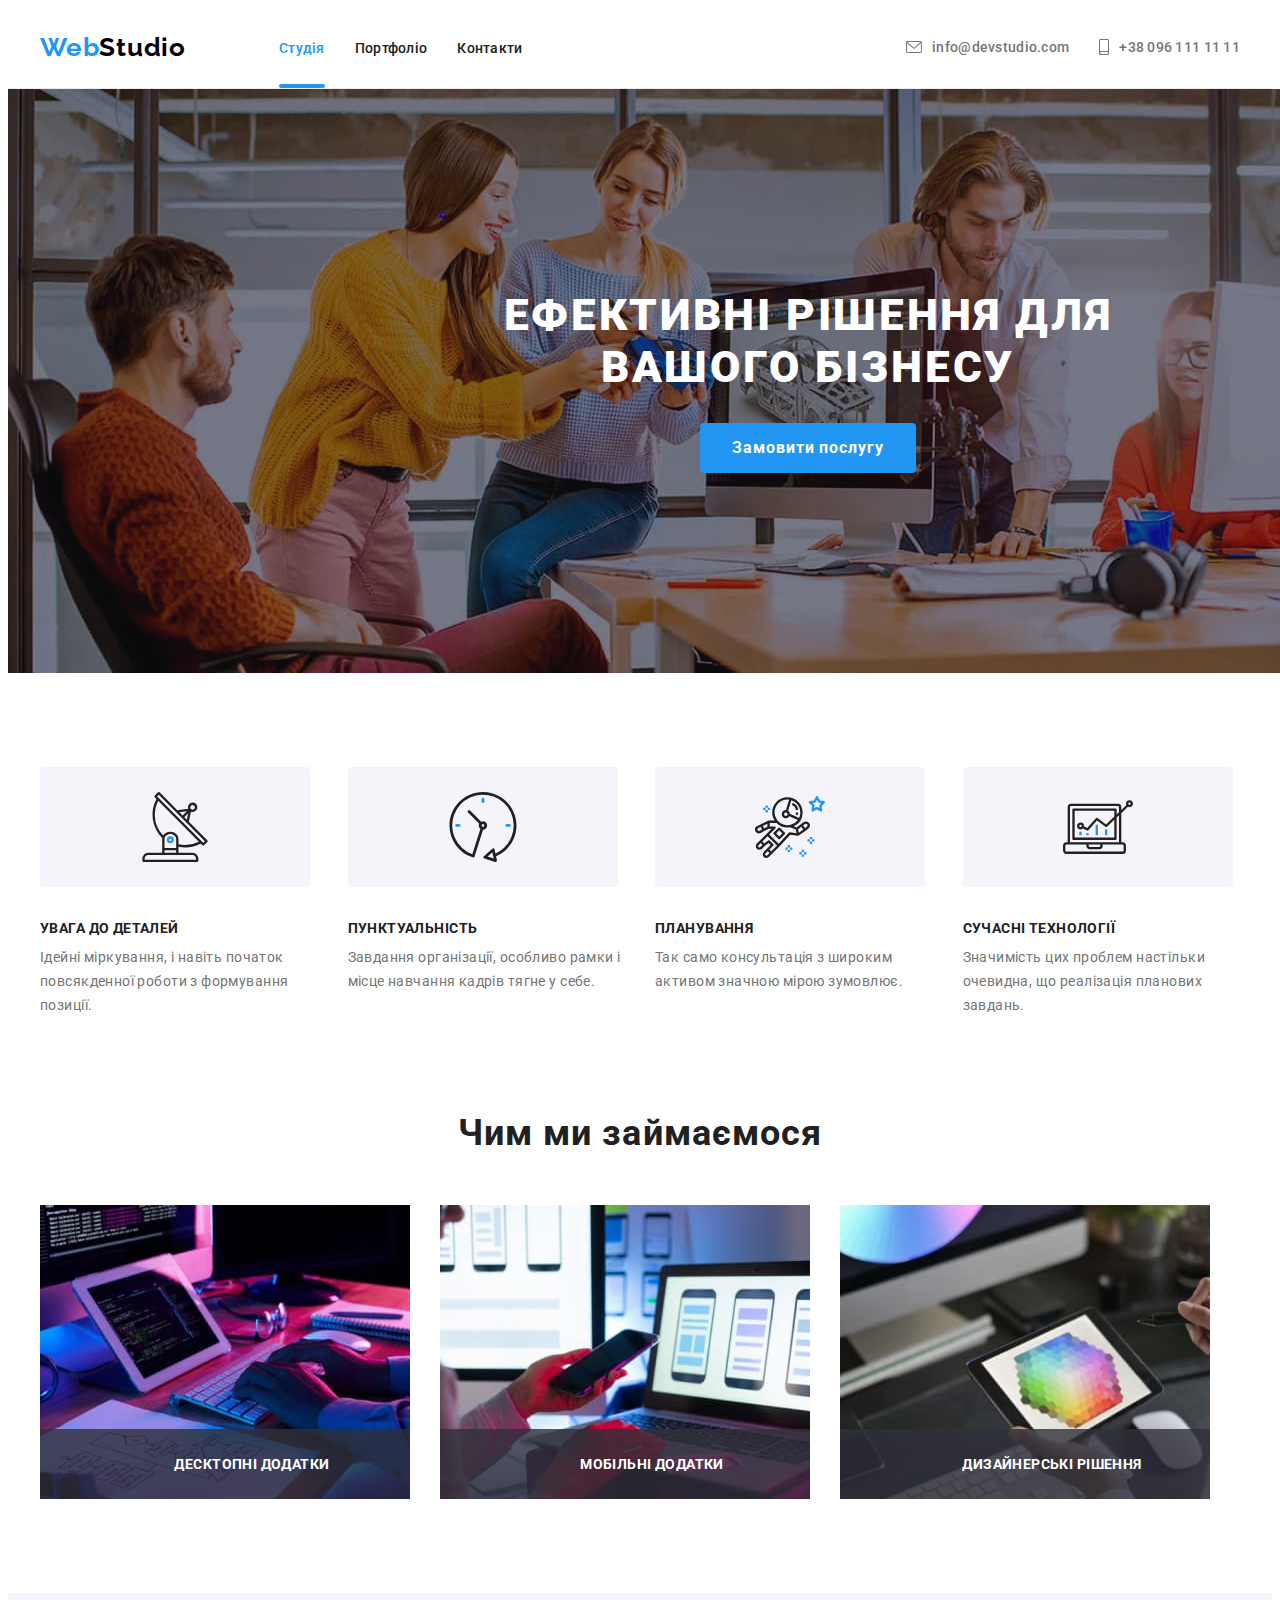
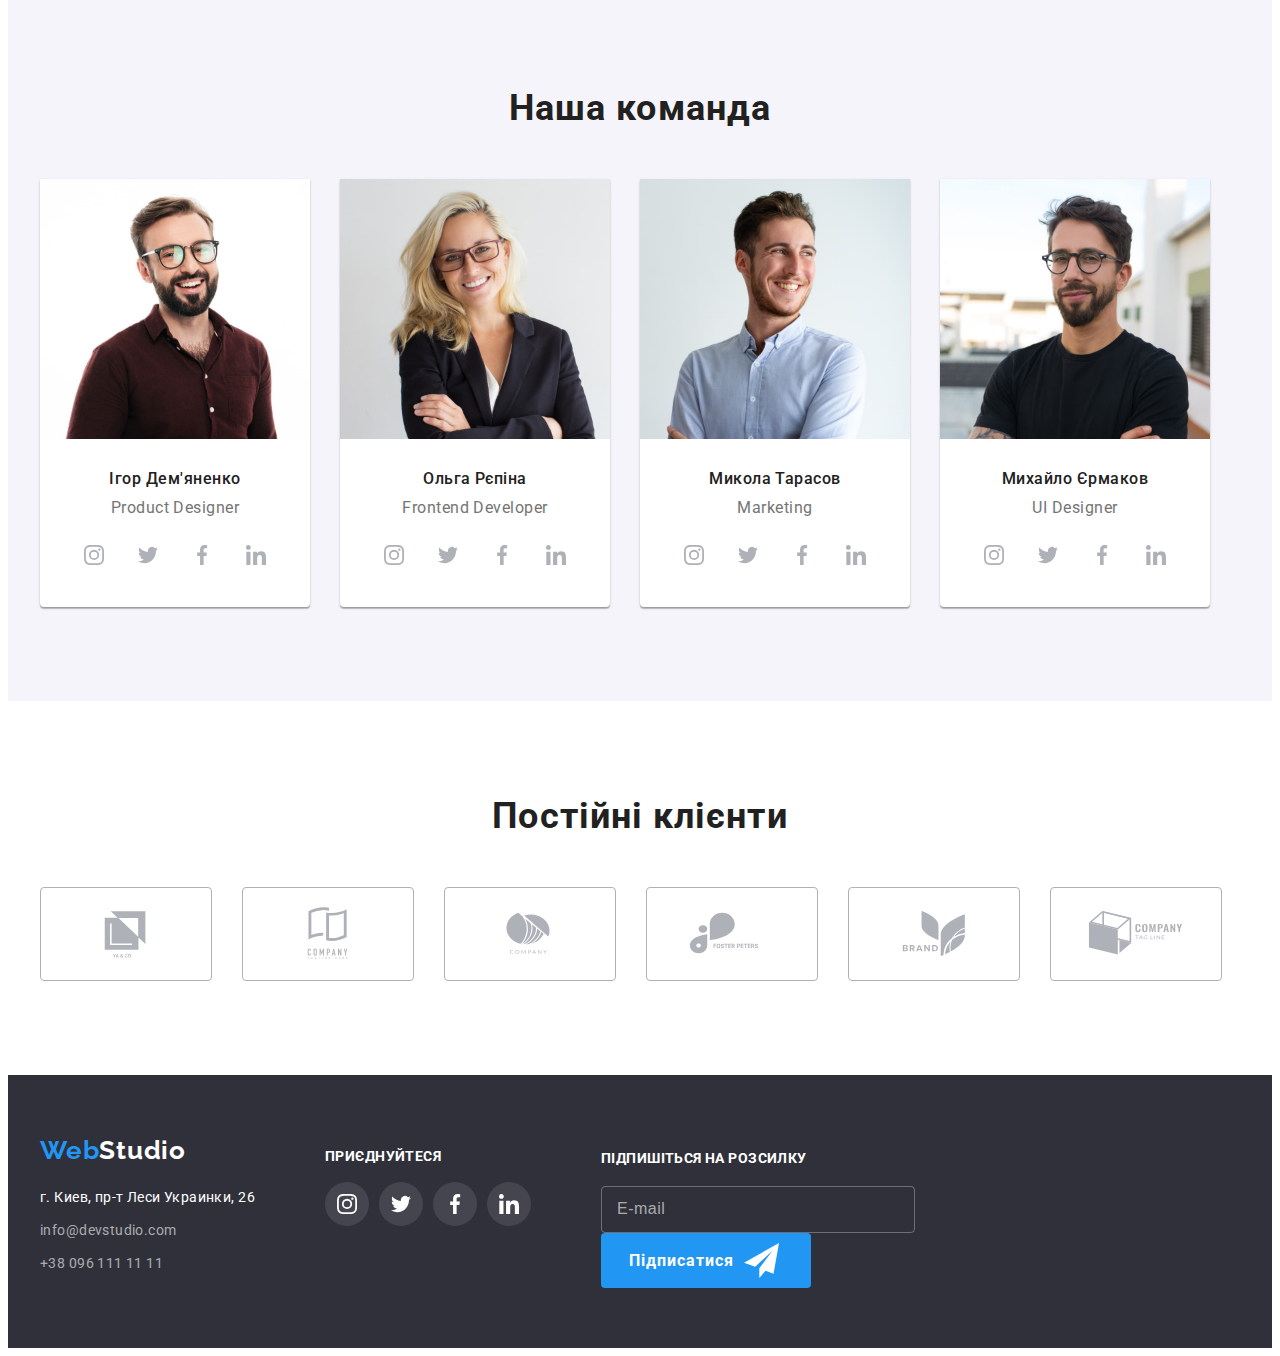
<file: index.html>
<!DOCTYPE html>
<html lang="uk">
  <head>
    <meta charset="UTF-8" />
    <meta http-equiv="X-UA-Compatible" content="IE=edge" />
    <meta name="viewport" content="width=device-width, initial-scale=1.0" />
    <title>Moroz-WS</title>
    <link rel="preconnect" href="https://fonts.googleapis.com" />
    <link rel="preconnect" href="https://fonts.gstatic.com" crossorigin />
    <link
      href="https://fonts.googleapis.com/css2?family=Raleway:wght@700&family=Roboto:wght@300;400;500;700;900&display=swap"
      rel="stylesheet"
    />
    <link
      rel="stylesheet"
      href="https://cdnjs.cloudflare.com/ajax/libs/modern-normalize/1.1.0/modern-normalize.min.css"
      integrity="sha512-wpPYUAdjBVSE4KJnH1VR1HeZfpl1ub8YT/NKx4PuQ5NmX2tKuGu6U/JRp5y+Y8XG2tV+wKQpNHVUX03MfMFn9Q=="
      crossorigin="anonymous"
      referrerpolicy="no-referrer"
    />
    <link
      rel="stylesheet"
      href="https://cdnjs.cloudflare.com/ajax/libs/animate.css/4.1.1/animate.min.css"
    />
    <link rel="stylesheet" href="./css/style.css" />
  </head>
  <body>
    <header class="header">
      <div class="container header-container">
        <nav class="header-nav">
          <a class="header-logo link" href="./index.html"
            >Web<span class="header-logos">Studio</span></a
          >
          <ul class="nav-list list">
            <li class="header-item animate__animated animate__bounce">
              <a class="header-link nav-link link current" href="./index.html"
                >Студія</a
              >
            </li>
            <li class="header-item">
              <a class="header-link nav-link link" href="./portfolio.html"
                >Портфоліо</a
              >
            </li>
            <li class="header-item">
              <a class="header-link nav-link link" href="#">Контакти</a>
            </li>
          </ul>
        </nav>
        <ul class="header-conntact">
          <li class="header-item">
            <a class="header-mail link" href="mailto:info@devstudio.com"
              ><svg class="header-mail-konvert" width="16" hight="12">
                <use
                  href="./images/symbol-defs.svg#icon-konvert-mail"
                ></use></svg
              >info@devstudio.com</a
            >
          </li>
          <li class="header-item">
            <a class="header-tel link" href="tel:+380961111111"
              ><svg class="header-icon-phon" width="10" hight="16">
                <use href="./images/symbol-defs.svg#icon-smartphone"></use></svg
              >+38 096 111 11 11</a
            >
          </li>
        </ul>
      </div>
    </header>
    <main>
      <section class="solution">
        <div class="container solution-container">
          <h1 class="solution-business animate__animated animate__heartBeat">
            Ефективні рішення для вашого бізнесу
          </h1>
          <button class="solution-btn" type="button" data-modal-open>
            Замовити послугу
          </button>
        </div>
      </section>
      <section class="special">
        <div class="container">
          <h2 class="visually-hidden">Чим ми особливі</h2>
          <ul class="solution-list list">
            <li class="special-item">
              <div class="special-icon-container">
                <svg class="special-icon" width="270" hight="120">
                  <use
                    href="./images/symbol-defs.svg#icon-special-gr-antena"
                  ></use>
                </svg>
                <h3 class="solution-top-tex list">увага до деталей</h3>
                <p class="solution-bottom-tex">
                  Ідейні міркування, і навіть початок повсякденної роботи з
                  формування позиції.
                </p>
              </div>
            </li>
            <li class="special-item">
              <div class="special-icon-container">
                <svg class="special-icon" width="270" hight="120">
                  <use
                    href="./images/symbol-defs.svg#icon-special-gr-clock"
                  ></use>
                </svg>
                <h3 class="solution-top-tex list">пунктуальність</h3>
                <p class="solution-bottom-tex">
                  Завдання організації, особливо рамки і місце навчання кадрів
                  тягне у себе.
                </p>
              </div>
            </li>
            <li class="special-item">
              <div class="special-icon-container">
                <svg class="special-icon" width="270" hight="120">
                  <use
                    href="./images/symbol-defs.svg#icon-special-gr-kosmonavt"
                  ></use>
                </svg>
                <h3 class="solution-top-tex list">планування</h3>
                <p class="solution-bottom-tex">
                  Так само консультація з широким активом значною мірою
                  зумовлює.
                </p>
              </div>
            </li>
            <li class="special-item">
              <div class="special-icon-container">
                <svg class="special-icon" width="270" hight="120">
                  <use href="./images/symbol-defs.svg#icon-special-gr-tv"></use>
                </svg>
                <h3 class="solution-top-tex list">сучасні технології</h3>
                <p class="solution-bottom-tex">
                  Значимість цих проблем настільки очевидна, що реалізація
                  планових завдань.
                </p>
              </div>
            </li>
          </ul>
        </div>
      </section>
      <section class="what">
        <div class="container">
          <h2 class="what-doing">Чим ми займаємося</h2>
          <ul class="what-list list">
            <li class="what-item">
              <div class="what-img-text">
                <img
                  class="what-img"
                  src="./images/bloc-chmu-zaima1.jpg"
                  alt="Набір коду та клавіатура"
                  width="370"
                  height="294"
                />
                <p class="what-card-text">Десктопні додатки</p>
              </div>
            </li>
            <li class="what-item">
              <div class="what-img-text">
                <img
                  class="what-img"
                  src="./images/bloc-chmu-zaima2.jpg"
                  alt="Телефон та ноутбук"
                  width="370"
                  height="294"
                />
                <p class="what-card-text">Мобільні додатки</p>
              </div>
            </li>
            <li class="what-item">
              <div class="what-img-text">
                <img
                  class="what-img"
                  src="./images/bloc-chmu-zaima3.jpg"
                  alt="Різнокольорова картинка на планшеті"
                  width="370"
                  height="294"
                />
                <p class="what-card-text">Дизайнерські рішення</p>
              </div>
            </li>
          </ul>
        </div>
      </section>
      <section class="team">
        <div class="container">
          <h2 class="team-our">Наша команда</h2>
          <ul class="team-list list">
            <li class="team-item">
              <img
                class="team-img"
                src="./images/bloc-komanda1.jpg"
                alt="Ігор Дем'яненко"
                width="270"
                height="260"
              />
              <h3 class="team-top-text">Ігор Дем'яненко</h3>
              <p class="team-bottom-text">Product Designer</p>
              <ul class="team-list-soc">
                <li class="team-item-soc">
                  <a class="team-soc-link" href="">
                    <svg class="team-soc-icon" width="20" hight="20">
                      <use
                        href="./images/symbol-defs.svg#icon-team-gr-insta"
                      ></use>
                    </svg>
                  </a>
                </li>
                <li class="team-item-soc">
                  <a class="team-soc-link" href=""
                    ><svg class="team-soc-icon" width="20" hight="20">
                      <use
                        href="./images/symbol-defs.svg#icon-team-gr-twitter"
                      ></use>
                    </svg>
                  </a>
                </li>
                <li class="team-item-soc">
                  <a class="team-soc-link" href=""
                    ><svg class="team-soc-icon" width="20" hight="20">
                      <use
                        href="./images/symbol-defs.svg#icon-team-gr-fb"
                      ></use>
                    </svg>
                  </a>
                </li>
                <li class="team-item-soc">
                  <a class="team-soc-link" href=""
                    ><svg class="team-soc-icon" width="20" hight="20">
                      <use
                        href="./images/symbol-defs.svg#icon-team-gr-linkedin"
                      ></use>
                    </svg>
                  </a>
                </li>
              </ul>
            </li>
            <li class="team-item">
              <img
                class="team-img"
                src="./images/bloc-komanda2.jpg"
                alt="Ольга Рєпіна"
                width="270"
                height="260"
              />
              <h3 class="team-top-text">Ольга Рєпіна</h3>
              <p class="team-bottom-text">Frontend Developer</p>
              <ul class="team-list-soc">
                <li class="team-item-soc">
                  <a class="team-soc-link" href="">
                    <svg class="team-soc-icon" width="20" hight="20">
                      <use
                        href="./images/symbol-defs.svg#icon-team-gr-insta"
                      ></use>
                    </svg>
                  </a>
                </li>
                <li class="team-item-soc">
                  <a class="team-soc-link" href=""
                    ><svg class="team-soc-icon" width="20" hight="20">
                      <use
                        href="./images/symbol-defs.svg#icon-team-gr-twitter"
                      ></use>
                    </svg>
                  </a>
                </li>
                <li class="team-item-soc">
                  <a class="team-soc-link" href=""
                    ><svg class="team-soc-icon" width="20" hight="20">
                      <use
                        href="./images/symbol-defs.svg#icon-team-gr-fb"
                      ></use>
                    </svg>
                  </a>
                </li>
                <li class="team-item-soc">
                  <a class="team-soc-link" href=""
                    ><svg class="team-soc-icon" width="20" hight="20">
                      <use
                        href="./images/symbol-defs.svg#icon-team-gr-linkedin"
                      ></use>
                    </svg>
                  </a>
                </li>
              </ul>
            </li>
            <li class="team-item">
              <img
                class="team-img"
                src="./images/bloc-komanda3.jpg"
                alt="Микола Тарасов"
                width="270"
                height="260"
              />
              <h3 class="team-top-text">Микола Тарасов</h3>
              <p class="team-bottom-text">Marketing</p>
              <ul class="team-list-soc">
                <li class="team-item-soc">
                  <a class="team-soc-link" href="">
                    <svg class="team-soc-icon" width="20" hight="20">
                      <use
                        href="./images/symbol-defs.svg#icon-team-gr-insta"
                      ></use>
                    </svg>
                  </a>
                </li>
                <li class="team-item-soc">
                  <a class="team-soc-link" href=""
                    ><svg class="team-soc-icon" width="20" hight="20">
                      <use
                        href="./images/symbol-defs.svg#icon-team-gr-twitter"
                      ></use>
                    </svg>
                  </a>
                </li>
                <li class="team-item-soc">
                  <a class="team-soc-link" href=""
                    ><svg class="team-soc-icon" width="20" hight="20">
                      <use
                        href="./images/symbol-defs.svg#icon-team-gr-fb"
                      ></use>
                    </svg>
                  </a>
                </li>
                <li class="team-item-soc">
                  <a class="team-soc-link" href=""
                    ><svg class="team-soc-icon" width="20" hight="20">
                      <use
                        href="./images/symbol-defs.svg#icon-team-gr-linkedin"
                      ></use>
                    </svg>
                  </a>
                </li>
              </ul>
            </li>
            <li class="team-item">
              <img
                class="team-img"
                src="./images/bloc-komanda4.jpg"
                alt="Михайло Єрмаков"
                width="270"
                height="260"
              />
              <h3 class="team-top-text">Михайло Єрмаков</h3>
              <p class="team-bottom-text">UI Designer</p>
              <ul class="team-list-soc">
                <li class="team-item-soc">
                  <a class="team-soc-link" href="">
                    <svg class="team-soc-icon" width="20" hight="20">
                      <use
                        href="./images/symbol-defs.svg#icon-team-gr-insta"
                      ></use>
                    </svg>
                  </a>
                </li>
                <li class="team-item-soc">
                  <a class="team-soc-link" href=""
                    ><svg class="team-soc-icon" width="20" hight="20">
                      <use
                        href="./images/symbol-defs.svg#icon-team-gr-twitter"
                      ></use>
                    </svg>
                  </a>
                </li>
                <li class="team-item-soc">
                  <a class="team-soc-link" href=""
                    ><svg class="team-soc-icon" width="20" hight="20">
                      <use
                        href="./images/symbol-defs.svg#icon-team-gr-fb"
                      ></use>
                    </svg>
                  </a>
                </li>
                <li class="team-item-soc">
                  <a class="team-soc-link" href=""
                    ><svg class="team-soc-icon" width="20" hight="20">
                      <use
                        href="./images/symbol-defs.svg#icon-team-gr-linkedin"
                      ></use>
                    </svg>
                  </a>
                </li>
              </ul>
            </li>
          </ul>
        </div>
      </section>
      <section class="regular-client">
        <div class="container">
          <h3 class="regular-top-text">Постійні клієнти</h3>
          <ul class="regular-list">
            <li class="regular-item">
              <a class="regular-link" href=""
                ><svg class="regular-icon" width="106" hight="60">
                  <use
                    href="./images/symbol-defs.svg#icon-regular-client-1"
                  ></use>
                </svg>
              </a>
            </li>
            <li class="regular-item">
              <a class="regular-link" href=""
                ><svg class="regular-icon" width="106" hight="60">
                  <use
                    href="./images/symbol-defs.svg#icon-regular-client-2"
                  ></use>
                </svg>
              </a>
            </li>
            <li class="regular-item">
              <a class="regular-link" href=""
                ><svg class="regular-icon" width="106" hight="60">
                  <use
                    href="./images/symbol-defs.svg#icon-regular-client-3"
                  ></use>
                </svg>
              </a>
            </li>
            <li class="regular-item">
              <a class="regular-link" href=""
                ><svg class="regular-icon" width="106" hight="60">
                  <use
                    href="./images/symbol-defs.svg#icon-regular-client-4"
                  ></use>
                </svg>
              </a>
            </li>
            <li class="regular-item">
              <a class="regular-link" href=""
                ><svg class="regular-icon" width="106" hight="60">
                  <use
                    href="./images/symbol-defs.svg#icon-regular-client-5"
                  ></use>
                </svg>
              </a>
            </li>
            <li class="regular-item">
              <a class="regular-link" href=""
                ><svg class="regular-icon" width="106" hight="60">
                  <use
                    href="./images/symbol-defs.svg#icon-regular-client-6"
                  ></use>
                </svg>
              </a>
            </li>
          </ul>
        </div>
      </section>
    </main>
    <footer class="footer">
      <div class="container footer-container">
        <div class="footer-address">
          <a class="footer-logo footer-box link" href="./index.html"
            >Web<span class="footer-logos">Studio</span></a
          >
          <address>
            <ul class="footer-list list">
              <li class="footer-iteam">
                <a
                  class="footer-maps link"
                  href="https://goo.gl/maps/CPtrU1FHBa2aNyZL9"
                  target="_blank"
                  rel="noopener noreferrer nofollow"
                  >г. Киев, пр-т Леси Украинки, 26</a
                >
              </li>
              <li class="footer-iteam">
                <a class="footer-mail link" href="mailto:info@devstudio.com"
                  >info@devstudio.com</a
                >
              </li>
              <li class="footer-item">
                <a class="footer-tel link" href="tel:+380961111111"
                  >+38 096 111 11 11</a
                >
              </li>
            </ul>
          </address>
        </div>
        <div class="footer-container-soc">
          <p class="footer-soc">приєднуйтеся</p>
          <ul class="footer-list-soc">
            <li class="footer-item-soc">
              <a class="footer-soc-link" href=""
                ><svg class="footer-soc-icon" width="20" hight="20">
                  <use href="./images/symbol-defs.svg#icon-team-gr-insta"></use>
                </svg>
              </a>
            </li>
            <li class="footer-item-soc">
              <a class="footer-soc-link" href="#"
                ><svg class="footer-soc-icon" width="20" hight="20">
                  <use
                    href="./images/symbol-defs.svg#icon-team-gr-twitter"
                  ></use>
                </svg>
              </a>
            </li>
            <li class="footer-item-soc">
              <a class="footer-soc-link" href="#"
                ><svg class="footer-soc-icon" width="20" hight="20">
                  <use href="./images/symbol-defs.svg#icon-team-gr-fb"></use>
                </svg>
              </a>
            </li>
            <li class="footer-item-soc">
              <a class="footer-soc-link" href="#"
                ><svg class="footer-soc-icon" width="20" hight="20">
                  <use
                    href="./images/symbol-defs.svg#icon-team-gr-linkedin"
                  ></use>
                </svg>
              </a>
            </li>
          </ul>
        </div>
        <div class="footer-container-subscribe">
          <p class="online-text-top">Підпишіться на розсилку</p>
          <form>
            <label>
              <input
                type="email"
                class="online-email"
                name="user-email"
                placeholder="E-mail"
              />
            </label>
            <button class="subscribe-btn" type="submit">
              Підписатися<svg
                class="footer-subscribe-icon"
                width="24"
                hight="24"
              >
                <use href="./images/symbol-defs.svg#icon-litachok"></use>
              </svg>
            </button>
          </form>
        </div>
      </div>
    </footer>
    <div class="backdrop is-hidden" data-modal>
      <div class="modal">
        <button type="button" class="modal-btn" data-modal-close>
          <svg class="modal-close-icon" width="11" height="11">
            <use href="./images/symbol-defs.svg#icon-xrestuk"></use>
          </svg>
        </button>
        <p class="modal-text">Залиште свої дані, ми вам передзвонимо</p>
        <form>
          <label>
            <span class="modal-label-text">Ім'я</span>
            <span class="input-wrap"
              ><input
                type="text"
                class="modal-input"
                name="user-name"
                required
              /><svg class="modal-input-icon" width="18" height="18">
                <use href="./images/symbol-defs.svg#icon-person-mod"></use>
              </svg>
              <span class="modal-label-text">Телефон</span>
              <input type="tel" class="modal-input" name="user-tel" required />
              <svg class="modal-input-icon" width="18" height="18">
                <use href="./images/symbol-defs.svg#icon-phone-mod"></use>
              </svg>
              <span class="modal-label-text">Пошта</span>
              <input
                type="email"
                class="modal-input"
                name="user-email"
                required
              />
              <svg class="modal-input-icon" width="18" height="18">
                <use href="./images/symbol-defs.svg#icon-email-mod"></use>
              </svg>
            </span>
          </label>
          <label for="user-text" class="modal-label-text">Коментар</label>
          <textarea
            name="user-text"
            id="user-text"
            class="modal-commet"
            placeholder="Введіть текст"
          >
          </textarea>
          <div class="modal-field">
            <input
              type="checkbox"
              class="input-check visually-hidden"
              name="privacy"
              value="true"
              id="privacy"
            />
            <label for="privacy" class="check-text">
              <span>
                <svg class="check-icon" width="11" hight="8">
                  <use href="./images/symbol-defs.svg#icon-white-modal"></use>
                </svg>
              </span>
              <ul class="nav-list list">
                <li class="header-item">
                  Погоджуюся з розсилкою та приймаю
                  <a class="current-modal" href="#">Умови договору </a>
                </li>
              </ul>
            </label>
          </div>
          <button class="modal-submit-btn" type="submit">Відправити</button>
        </form>
      </div>
    </div>
    <script src="./js/modal.js"></script>
  </body>
</html>
</file>
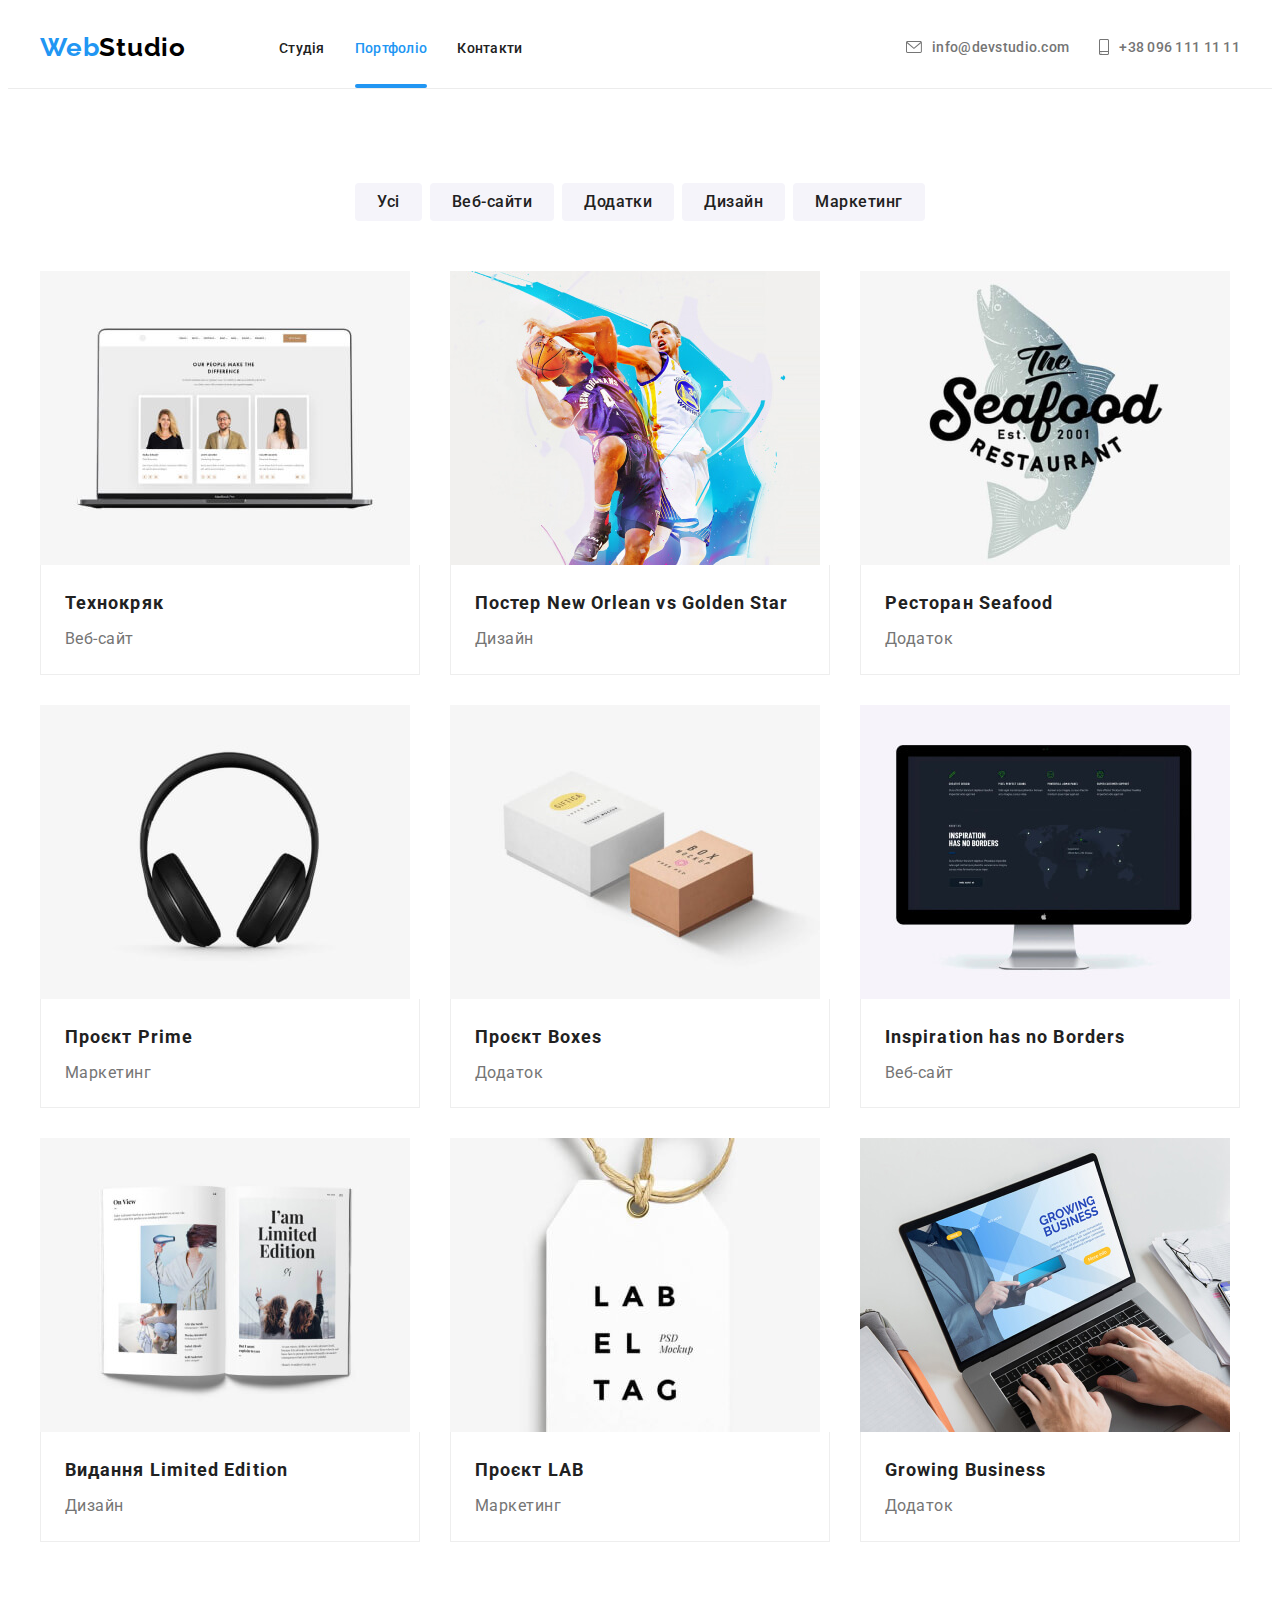
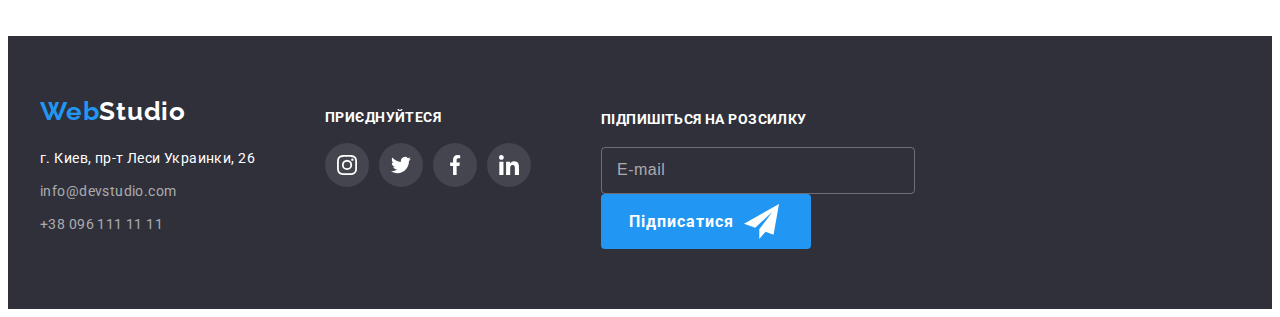
<file: portfolio.html>
<!DOCTYPE html>
<html lang="uk">
  <head>
    <meta charset="UTF-8" />
    <meta http-equiv="X-UA-Compatible" content="IE=edge" />
    <meta name="viewport" content="width=device-width, initial-scale=1.0" />
    <title>Moroz-WS-portfolio</title>
    <link rel="preconnect" href="https://fonts.googleapis.com" />
    <link rel="preconnect" href="https://fonts.gstatic.com" crossorigin />
    <link
      href="https://fonts.googleapis.com/css2?family=Raleway:wght@700&family=Roboto:wght@300;400;500;700;900&display=swap"
      rel="stylesheet"
    />
    <link
      rel="stylesheet"
      href="https://cdnjs.cloudflare.com/ajax/libs/modern-normalize/1.1.0/modern-normalize.min.css"
      integrity="sha512-wpPYUAdjBVSE4KJnH1VR1HeZfpl1ub8YT/NKx4PuQ5NmX2tKuGu6U/JRp5y+Y8XG2tV+wKQpNHVUX03MfMFn9Q=="
      crossorigin="anonymous"
      referrerpolicy="no-referrer"
    />
    <link
      rel="stylesheet"
      href="https://cdnjs.cloudflare.com/ajax/libs/animate.css/4.1.1/animate.min.css"
    />
    <link rel="stylesheet" href="./css/style.css" />
  </head>
  <body>
    <header class="header">
      <div class="container header-container">
        <nav class="header-nav">
          <a class="header-logo link" href="./index.html"
            >Web<span class="header-logos">Studio</span></a
          >
          <ul class="nav-list list">
            <li class="header-item">
              <a class="header-link nav-link link" href="./index.html"
                >Студія</a
              >
            </li>
            <li class="header-item animate__animated animate__bounce">
              <a
                class="header-link nav-link link current"
                href="./portfolio.html"
                >Портфоліо</a
              >
            </li>
            <li class="header-item">
              <a class="header-link nav-link link" href="#">Контакти</a>
            </li>
          </ul>
        </nav>
        <ul class="header-conntact">
          <li class="header-item">
            <a class="header-mail link" href="mailto:info@devstudio.com"
              ><svg class="header-mail-konvert" width="16" hight="12">
                <use
                  href="./images/symbol-defs.svg#icon-konvert-mail"
                ></use></svg
              >info@devstudio.com</a
            >
          </li>
          <li class="header-item">
            <a class="header-tel link" href="tel:+380961111111"
              ><svg class="header-icon-phon" width="10" hight="16">
                <use href="./images/symbol-defs.svg#icon-smartphone"></use></svg
              >+38 096 111 11 11</a
            >
          </li>
        </ul>
      </div>
    </header>
    <main>
      <section class="app">
        <div class="container app-container">
          <h2 class="visually-hidden">Наші роботи</h2>
          <ul class="app-list list">
            <li class="app-item">
              <button class="app-btn" type="button">Усі</button>
            </li>
            <li class="app-item">
              <button class="app-btn" type="button">Веб-сайти</button>
            </li>
            <li class="app-item">
              <button class="app-btn" type="button">Додатки</button>
            </li>
            <li class="app-item">
              <button class="app-btn" type="button">Дизайн</button>
            </li>
            <li class="app-item">
              <button class="app-btn" type="button">Маркетинг</button>
            </li>
          </ul>
          <ul class="card-list list">
            <li class="card-item">
              <a class="card-link link" href="#">
                <div class="card-resourse">
                  <img
                    class="design-img"
                    src="./images/pag2-img1.jpg"
                    alt="Ноутбук з командою"
                  />
                  <p class="card-text-resourse">
                    Ресурс пропонує комплексні пропозиції з різним рівнем
                    функціоналу та сервісів. Все це дозволить відвідувачу
                    отримати вичерпні відомості про компанію чи приватну особу.
                  </p>
                </div>
                <div class="card-text">
                  <h3 class="design-top-text">Технокряк</h3>
                  <p class="design-bottom-text">Веб-сайт</p>
                </div>
              </a>
            </li>
            <li class="card-item">
              <a class="card-link link" href="#">
                <div class="card-resourse">
                  <img
                    class="design-img"
                    src="./images/pag2-img2.jpg"
                    alt="Постер баскетболу"
                  />
                  <p class="card-text-resourse">
                    Ресурс пропонує комплексні пропозиції з різним рівнем
                    функціоналу та сервісів. Все це дозволить відвідувачу
                    отримати вичерпні відомості про компанію чи приватну особу.
                  </p>
                </div>
                <div class="card-text">
                  <h3 class="design-top-text">
                    Постер New Orlean vs Golden Star
                  </h3>
                  <p class="design-bottom-text">Дизайн</p>
                </div>
              </a>
            </li>
            <li class="card-item">
              <a class="card-link link" href="#">
                <div class="card-resourse">
                  <img
                    class="design-img"
                    src="./images/pag2-img3.jpg"
                    alt="Логотип ресторану"
                  />
                  <p class="card-text-resourse">
                    Ресурс пропонує комплексні пропозиції з різним рівнем
                    функціоналу та сервісів. Все це дозволить відвідувачу
                    отримати вичерпні відомості про компанію чи приватну особу.
                  </p>
                </div>
                <div class="card-text">
                  <h3 class="design-top-text">Ресторан Seafood</h3>
                  <p class="design-bottom-text">Додаток</p>
                </div>
              </a>
            </li>
            <li class="card-item">
              <a class="card-link link" href="#">
                <div class="card-resourse">
                  <img
                    class="design-img"
                    src="./images/pag2-img4.jpg"
                    alt="Навушники"
                  />
                  <p class="card-text-resourse">
                    Ресурс пропонує комплексні пропозиції з різним рівнем
                    функціоналу та сервісів. Все це дозволить відвідувачу
                    отримати вичерпні відомості про компанію чи приватну особу.
                  </p>
                </div>
                <div class="card-text">
                  <h3 class="design-top-text">Проєкт Prime</h3>
                  <p class="design-bottom-text">Маркетинг</p>
                </div>
              </a>
            </li>
            <li class="card-item">
              <a class="card-link link" href="#">
                <div class="card-resourse">
                  <img
                    class="design-img"
                    src="./images/pag2-img5.jpg"
                    alt="Коробки"
                  />
                  <p class="card-text-resourse">
                    Ресурс пропонує комплексні пропозиції з різним рівнем
                    функціоналу та сервісів. Все це дозволить відвідувачу
                    отримати вичерпні відомості про компанію чи приватну особу.
                  </p>
                </div>
                <div class="card-text">
                  <h3 class="design-top-text">Проєкт Boxes</h3>
                  <p class="design-bottom-text">Додаток</p>
                </div>
              </a>
            </li>
            <li class="card-item">
              <a class="card-link link" href="#">
                <div class="card-resourse">
                  <img
                    class="design-img"
                    src="./images/pag2-img6.jpg"
                    alt="Екран монітору"
                  />
                  <p class="card-text-resourse">
                    Ресурс пропонує комплексні пропозиції з різним рівнем
                    функціоналу та сервісів. Все це дозволить відвідувачу
                    отримати вичерпні відомості про компанію чи приватну особу.
                  </p>
                </div>
                <div class="card-text">
                  <h3 class="design-top-text">Inspiration has no Borders</h3>
                  <p class="design-bottom-text">Веб-сайт</p>
                </div>
              </a>
            </li>
            <li class="card-item">
              <a class="card-link link" href="#">
                <div class="card-resourse">
                  <img
                    class="design-img"
                    src="./images/pag2-img7.jpg"
                    alt="Книга"
                  />
                  <p class="card-text-resourse">
                    Ресурс пропонує комплексні пропозиції з різним рівнем
                    функціоналу та сервісів. Все це дозволить відвідувачу
                    отримати вичерпні відомості про компанію чи приватну особу.
                  </p>
                </div>
                <div class="card-text">
                  <h3 class="design-top-text">Видання Limited Edition</h3>
                  <p class="design-bottom-text">Дизайн</p>
                </div>
              </a>
            </li>
            <li class="card-item">
              <a class="card-link link" href="#">
                <div class="card-resourse">
                  <img
                    class="design-img"
                    src="./images/pag2-img8.jpg"
                    alt="Бірка проєкту"
                  />
                  <p class="card-text-resourse">
                    Ресурс пропонує комплексні пропозиції з різним рівнем
                    функціоналу та сервісів. Все це дозволить відвідувачу
                    отримати вичерпні відомості про компанію чи приватну особу.
                  </p>
                </div>
                <div class="card-text">
                  <h3 class="design-top-text">Проєкт LAB</h3>
                  <p class="design-bottom-text">Маркетинг</p>
                </div>
              </a>
            </li>
            <li class="card-item">
              <a class="card-link link" href="#">
                <div class="card-resourse">
                  <img
                    class="design-img"
                    src="./images/pag2-img9.jpg"
                    alt="Ноутбук"
                  />
                  <p class="card-text-resourse">
                    Ресурс пропонує комплексні пропозиції з різним рівнем
                    функціоналу та сервісів. Все це дозволить відвідувачу
                    отримати вичерпні відомості про компанію чи приватну особу.
                  </p>
                </div>
                <div class="card-text">
                  <h3 class="design-top-text">Growing Business</h3>
                  <p class="design-bottom-text">Додаток</p>
                </div>
              </a>
            </li>
          </ul>
        </div>
      </section>
    </main>
    <footer class="footer">
      <div class="container footer-container">
        <div class="footer-address">
          <a class="footer-logo footer-box link" href="./index.html"
            >Web<span class="footer-logos">Studio</span></a
          >
          <address>
            <ul class="footer-list list">
              <li class="footer-iteam">
                <a
                  class="footer-maps link"
                  href="https://goo.gl/maps/CPtrU1FHBa2aNyZL9"
                  target="_blank"
                  rel="noopener noreferrer nofollow"
                  >г. Киев, пр-т Леси Украинки, 26</a
                >
              </li>
              <li class="footer-iteam">
                <a class="footer-mail link" href="mailto:info@devstudio.com"
                  >info@devstudio.com</a
                >
              </li>
              <li class="footer-item">
                <a class="footer-tel link" href="tel:+380961111111"
                  >+38 096 111 11 11</a
                >
              </li>
            </ul>
          </address>
        </div>
        <div class="footer-container-soc">
          <p class="footer-soc">приєднуйтеся</p>
          <ul class="footer-list-soc">
            <li class="footer-item-soc">
              <a class="footer-soc-link" href=""
                ><svg class="footer-soc-icon" width="20" hight="20">
                  <use href="./images/symbol-defs.svg#icon-team-gr-insta"></use>
                </svg>
              </a>
            </li>
            <li class="footer-item-soc">
              <a class="footer-soc-link" href=""
                ><svg class="footer-soc-icon" width="20" hight="20">
                  <use
                    href="./images/symbol-defs.svg#icon-team-gr-twitter"
                  ></use>
                </svg>
              </a>
            </li>
            <li class="footer-item-soc">
              <a class="footer-soc-link" href=""
                ><svg class="footer-soc-icon" width="20" hight="20">
                  <use href="./images/symbol-defs.svg#icon-team-gr-fb"></use>
                </svg>
              </a>
            </li>
            <li class="footer-item-soc">
              <a class="footer-soc-link" href=""
                ><svg class="footer-soc-icon" width="20" hight="20">
                  <use
                    href="./images/symbol-defs.svg#icon-team-gr-linkedin"
                  ></use>
                </svg>
              </a>
            </li>
          </ul>
        </div>
        <div class="footer-container-subscribe">
          <p class="online-text-top">Підпишіться на розсилку</p>
          <form>
            <label>
              <input
                type="email"
                class="online-email"
                name="user-email"
                placeholder="E-mail"
              />
            </label>
            <button class="subscribe-btn" type="submit">
              Підписатися<svg
                class="footer-subscribe-icon"
                width="24"
                hight="24"
              >
                <use href="./images/symbol-defs.svg#icon-litachok"></use>
              </svg>
            </button>
          </form>
        </div>
      </div>
    </footer>
  </body>
</html>
</file>
<file: css/style.css>
:root {
  --discription-subtopic-color: #757575;
  --discription-topic-color: #212121;
  --main-btn-color: #2196f3;
  --som-white-color: #ffffff;
}

p,
h1,
h2,
h3,
h4,
h5,
h6 {
  margin: 0%;
}

ul,
ol {
  margin: 0%;
  padding-left: 0%;
  list-style: none;
}

a {
  color: currentColor;
  text-decoration: none;
}

img {
  display: block;
  max-width: 100%;
}

body {
  font-family: "Roboto", "sans-serif";
  background: #ffffff;
}

.list {
  list-style: none;
}

.link {
  text-decoration: none;
}

.container {
  width: 1200px;
  padding-left: 15px;
  padding-right: 15px;
  margin: 0 auto;
}

/* ===============================HEADER==================================== */

.header {
  padding-top: 24px;
  padding-bottom: 25px;
  border-bottom: 1px solid #ececec;
}
.header-logo {
  font-family: "Raleway", "sans-serif";
  font-weight: 700;
  font-size: 26px;
  line-height: 1.19;
  letter-spacing: 0.03em;
  color: var(--main-btn-color);
  margin-right: 93px;
}

.header-container {
  display: flex;
  align-items: center;
}

.header-nav {
  display: flex;
  align-items: center;
}

.header-logo > span {
  color: #000000;
}

.nav-list {
  display: flex;
  gap: 30px;
}

.header-conntact {
  display: flex;
  gap: 30px;
  margin-left: auto;
}

.header-link {
  font-weight: 500;
  font-size: 14px;
  line-height: 1.15;
  letter-spacing: 0.02em;
  color: var(--discription-topic-color);
  padding-bottom: 31px;
  transition: color 250ms linear;
}

.current {
  color: var(--main-btn-color);
  position: relative;
}

.current::after {
  content: "";
  position: absolute;
  left: 0;
  bottom: -1px;
  width: 100%;
  height: 4px;
  border-radius: 2px;
  background: var(--main-btn-color);
}

.header-link:hover,
.header-link:focus {
  color: var(--main-btn-color);
}

.header-link {
  cursor: pointer;
}

.header-mail-konvert {
  width: 16px;
  height: 12px;
  margin-right: 10px;
  fill: currentColor;
}

.header-mail {
  font-weight: 500;
  font-size: 14px;
  line-height: 1.15;
  letter-spacing: 0.02em;
  color: var(--discription-subtopic-color);
  display: flex;
  align-items: center;
  transition: color 250ms linear;
}

.header-mail:hover,
.header-mail:focus {
  color: var(--main-btn-color);
}

.header-mail {
  cursor: pointer;
}

.header-icon-phon {
  width: 10px;
  height: 16px;
  margin-right: 10px;
  fill: currentColor;
}

.header-tel {
  font-weight: 500;
  font-size: 14px;
  line-height: 1.15;
  letter-spacing: 0.02em;
  color: var(--discription-subtopic-color);
  display: flex;
  align-items: center;
  transition: color 250ms linear;
}

.header-tel:hover,
.header-tel:focus {
  color: var(--main-btn-color);
}

.header-tel {
  cursor: pointer;
}

/* ===============================SOLUTION==================================== */

.solution {
  background: #c4c4c4;
  padding: 200px 0;
  background-image: linear-gradient(
      rgba(47, 48, 58, 0.2),
      rgba(47, 48, 58, 0.2)
    ),
    url(../images/solution-bg.jpg);
  background-repeat: no-repeat;
  background-position: center;
  background-size: cover;
  width: 1600px;
  margin: 0 auto;
}

.solution-business {
  font-weight: 900;
  font-size: 44px;
  line-height: var(--typical-lh);
  letter-spacing: 0.06em;
  text-transform: uppercase;
  text-align: center;
  color: var(--som-white-color);
  margin-bottom: 30px;
  margin: 0 auto 30px;
  max-width: 696px;
}

.solution-btn {
  font-family: "Roboto";
  font-weight: 700;
  font-size: 16px;
  line-height: 1.88;
  letter-spacing: 0.06em;
  color: var(--som-white-color);
}

.backdrop.is-hidden {
  visibility: hidden;
  opacity: 0;
  pointer-events: none;
}

.solution-btn {
  background-color: var(--main-btn-color);
  transition: background-color 250ms linear;
}

.solution-btn:hover,
.solution-btn:focus {
  background: #188ce8;
  box-shadow: 0px 4px 4px rgba(0, 0, 0, 0.15);
  border-radius: 4px;
}

.solution-btn {
  cursor: pointer;
}

.solution-btn {
  padding: 10px 32px 10px 32px;
  border: none;
  border-radius: 4px;
}

.solution-container {
  text-align: center;
}

/* ===========================SPECIAL================================= */

.special {
  padding-top: 94px;
}

.solution-list {
  display: flex;
  flex-wrap: wrap;
  margin-right: -30px;
}

.special-item {
  flex-basis: calc(100% / 4 - 30px);
  margin-right: 30px;
}

.visually-hidden {
  position: absolute;
  white-space: nowrap;
  width: 1px;
  height: 1px;
  overflow: hidden;
  border: 0;
  padding: 0;
  clip: rect(0 0 0 0);
  clip-path: inset(50%);
  margin: -1px;
}

.special-icon {
  width: 270px;
  height: 120px;
  margin-bottom: 30px;
}

.solution-top-tex {
  font-weight: 700;
  font-size: 14px;
  line-height: 1.1;
  letter-spacing: 0.03em;
  text-transform: uppercase;
  color: var(--discription-topic-color);
  margin-bottom: 10px;
}

.solution-bottom-tex {
  font-size: 14px;
  line-height: 1.7;
  letter-spacing: 0.03em;
  color: var(--discription-subtopic-color);
}

/* ===============================WHAT==================================== */

.what {
  padding-top: 94px;
  padding-bottom: 94px;
}

.what-doing {
  font-weight: 700;
  font-size: 36px;
  line-height: 1.2;
  letter-spacing: 0.03em;
  text-align: center;
  color: var(--discription-topic-color);
  margin-bottom: 50px;
}

.what-list {
  display: flex;
  gap: 30px;
}

.what-img-text {
  position: relative;
  overflow: hidden;
}

.what-card-text {
  margin-top: 224px;
  position: absolute;
  top: 0;
  left: 0%;
  font-family: "Roboto";
  font-style: normal;
  font-weight: 700;
  font-size: 14px;
  line-height: 1.15;
  text-align: center;
  letter-spacing: 0.03em;
  text-transform: uppercase;
  color: var(--som-white-color);
  background: rgba(47, 48, 58, 0.8);
  padding: 27px;
  width: 100%;
}

/* ===============================TEAM==================================== */

.team {
  background: #f5f4fa;
  padding-top: 94px;
  padding-bottom: 94px;
}

.team-item {
  background: var(--som-white-color);
  box-shadow: 0px 1px 3px rgba(0, 0, 0, 0.12), 0px 1px 1px rgba(0, 0, 0, 0.14),
    0px 2px 1px rgba(0, 0, 0, 0.2);
  border-radius: 0px 0px 4px 4px;
  text-align: center;
  padding-bottom: 30px;
}

.team-our {
  font-weight: 700;
  font-size: 36px;
  line-height: 1.17;
  letter-spacing: 0.03em;
  text-align: center;
  color: var(--discription-topic-color);
  margin-bottom: 50px;
}

.team-top-text {
  font-weight: 500;
  font-size: 16px;
  line-height: 1.19;
  letter-spacing: 0.03em;
  color: var(--discription-topic-color);
  margin-bottom: 10px;
}

.team-bottom-text {
  font-size: 16px;
  line-height: 1.19;
  letter-spacing: 0.03em;
  color: var(--discription-subtopic-color);
  padding-bottom: 16px;
}

.team-list {
  display: flex;
  gap: 30px;
}

.team-list-soc {
  display: flex;
  gap: 10px;
  justify-content: center;
}

.team-soc-link {
  width: 44px;
  height: 44px;
  border-radius: 50%;
  display: flex;
  align-items: center;
  justify-content: center;
  color: #afb1b8;
  transition: color 250ms linear, background-color 250ms linear;
}

.team-soc-icon {
  width: 20px;
  height: 20px;
  fill: currentColor;
}

.team-soc-link:hover,
.team-soc-link:focus {
  background-color: #2196f3;
  color: var(--som-white-color);
}

.team-soc-link {
  cursor: pointer;
}

.team-img {
  margin-bottom: 30px;
}

/* ===============================REGULAR=============================== */

.regular-client {
  padding-top: 94px;
  padding-bottom: 94px;
}

.regular-top-text {
  font-family: "Roboto";
  font-style: normal;
  font-weight: 700;
  font-size: 36px;
  line-height: 42px;
  text-align: center;
  letter-spacing: 0.03em;
  color: var(--discription-topic-color);
  padding-bottom: 50px;
}

.regular-list {
  display: flex;
  gap: 30px;
}

.regular-icon {
  width: 106px;
  height: 60px;
  fill: currentColor;
}

.regular-link {
  width: 170px;
  height: 92px;
  display: flex;
  align-items: center;
  justify-content: center;
  border: 1px solid #afb1b8;
  border-radius: 4px;
  color: #afb1b8;
  transition: color 250ms linear, border-color 250ms linear;
}

.regular-link:hover,
.regular-link:focus {
  color: var(--main-btn-color);
  border-color: var(--main-btn-color);
}

.regular-link {
  cursor: pointer;
}

/* ===============================FOOTER==================================== */

.footer {
  background-color: #2f303a;
  padding-top: 60px;
  padding-bottom: 60px;
}

.footer-container {
  display: flex;
}

.footer-box {
  display: flex;
  margin-bottom: 20px;
  margin-right: 0px;
}

.footer-logo {
  font-family: "Raleway", sans-serif;
  font-weight: 700;
  font-size: 26px;
  line-height: 1.19;
  letter-spacing: 0.03em;
  color: var(--main-btn-color);
}

.footer-logos {
  font-family: "Raleway", sans-serif;
  font-weight: 700;
  font-size: 26px;
  line-height: 1.19;
  letter-spacing: 0.03em;
  color: var(--som-white-color);
}
.footer-maps {
  font-style: normal;
  font-size: 14px;
  line-height: 1.71;
  letter-spacing: 0.03em;
  color: var(--som-white-color);
  margin-top: 20px;
  transition: color 250ms linear;
}

.footer-maps:hover,
.footer-maps:focus {
  color: var(--main-btn-color);
}

.footer-mail {
  font-style: normal;
  font-size: 14px;
  line-height: 1.71;
  letter-spacing: 0.03em;
  color: rgba(255, 255, 255, 0.6);
  margin-top: 9px;
  transition: color 250ms linear;
}

.footer-mail:hover,
.footer-mail:focus {
  color: var(--main-btn-color);
}

.footer-mail {
  cursor: pointer;
}

.footer-tel {
  font-style: normal;
  font-size: 14px;
  line-height: 1.71;
  letter-spacing: 0.03em;
  color: rgba(255, 255, 255, 0.6);
  margin-top: 9px;
  transition: color 250ms linear;
}

.footer-tel:hover,
.footer-tel:focus {
  color: var(--main-btn-color);
}
.footer-iteam {
  margin-bottom: 9px;
}

.footer-container-soc {
  margin-left: 70px;
  align-items: baseline;
  margin-top: 15px;
}

.footer-soc {
  font-weight: 700;
  font-size: 14px;
  line-height: 0.86;
  letter-spacing: 0.03em;
  text-transform: uppercase;
  color: var(--som-white-color);
  margin-bottom: 20px;
}

.footer-list-soc {
  display: flex;
  gap: 10px;
}

.footer-soc-link {
  width: 44px;
  height: 44px;
  border-radius: 50%;
  display: flex;
  align-items: center;
  justify-content: center;
  color: var(--som-white-color);
  background-color: rgba(255, 255, 255, 0.1);
  transition: color 250ms linear, background-color 250ms linear;
}

.footer-soc-icon {
  width: 20px;
  height: 20px;
  fill: currentColor;
}

.footer-soc-link:hover,
.footer-soc-link:focus {
  background-color: #2196f3;
  color: var(--som-white-color);
}

.backdrop {
  position: fixed;
  top: 0;
  width: 100%;
  height: 100%;
  background: rgba(0, 0, 0, 0.2);
  transition: opacity 500ms linear, visibility 500ms linear;
}

.footer-container-subscribe {
  margin-left: 70px;
  align-items: baseline;
  margin-top: 15px;
}

.online-text-top {
  font-family: "Roboto";
  font-style: normal;
  font-weight: 700;
  font-size: 14px;
  line-height: 1.15;
  letter-spacing: 0.03em;
  text-transform: uppercase;
  color: var(--som-white-color);
  margin-bottom: 20px;
}

.modal-commet {
  width: 100%;
  height: 100px;
  border: 1px solid rgba(33, 33, 33, 0.2);
  border-radius: 4px;
  resize: none;
  padding: 10px;
  margin-bottom: 20px;
}

.online-email {
  padding: 15px 120px 15px 15px;
  border: 1px solid rgba(255, 255, 255, 0.3);
  border-radius: 4px;
  background-color: transparent;
}

.online-email::placeholder {
  font-size: 16px;
  line-height: 1.25;
  align-items: center;
  letter-spacing: 0.03em;
  color: rgba(255, 255, 255, 0.6);
  border-color: none;
}

.subscribe-btn {
  font-family: "Roboto";
  font-style: normal;
  font-weight: 700;
  font-size: 16px;
  line-height: 1.88;
  display: flex;
  align-items: center;
  text-align: center;
  letter-spacing: 0.06em;
  color: #ffffff;
}

.footer-subscribe-icon {
  padding-left: 10px;
  width: 35px;
  height: 35px;
}

.subscribe-btn {
  padding: 10px 32px 10px 28px;
  border: none;
  border-radius: 4px;
}

.subscribe-btn {
  background-color: var(--main-btn-color);
  transition: background-color 250ms linear;
}

.subscribe-btn:hover,
.subscribe-btn:focus {
  background: #188ce8;
  box-shadow: 0px 4px 4px rgba(0, 0, 0, 0.15);
  border-radius: 4px;
}

.subscribe-btn {
  cursor: pointer;
}

/* ============================================MODAL==================================== */

.modal {
  width: 528px;
  min-height: 581px;
  position: absolute;
  background-color: var(--som-white-color);
  position: absolute;
  top: 50%;
  left: 50%;
  transform: translate(-50%, -50%) scaleY(1);
  transition: transform 250ms linear;
  padding: 40px;
  box-shadow: 0px 1px 3px rgba(0, 0, 0, 0.12), 0px 1px 1px rgba(0, 0, 0, 0.14),
    0px 2px 1px rgba(0, 0, 0, 0.2);
  border-radius: 4px;
}

.backdrop.is-hidden .modal {
  transform: translate(-50%, -50%) scaleY(0);
}

.modal-btn {
  width: 30px;
  height: 30px;
  border: 1px solid rgba(0, 0, 0, 0.1);
  border-radius: 50%;
  background-color: transparent;
  position: absolute;
  right: 10px;
  top: 10px;
  display: flex;
  align-items: center;
  justify-content: center;
  padding: 0%;
  cursor: pointer;
  transition: color 250ms linear, background-color 250ms linear;
}

.modal-close-icon {
  fill: currentColor;
}

.modal-btn:hover,
.modal-btn:focus {
  color: var(--main-btn-color);
}

.regular-link {
  cursor: pointer;
}

.is-hidden {
  opacity: 0;
  visibility: hidden;
  pointer-events: none;
}

.modal-text {
  margin-bottom: 12px;
}

.modal-text {
  font-weight: 700;
  font-size: 20px;
  line-height: 1.15;
  text-align: center;
  letter-spacing: 0.03em;
  color: var(--discription-topic-color);
}

.modal-input {
  width: 100%;
  height: 40px;
  border: 1px solid rgba(33, 33, 33, 0.2);
  border-radius: 4px;
  margin-bottom: 10px;
  font-size: 14px;
  color: var(--main-btn-color);
  padding-left: 42px;
  outline: transparent;
}

.modal-input::placeholder {
  font-size: 12px;
  line-height: 0.86;
  letter-spacing: 0.01em;
  color: #757575;
}

.modal-label-text {
  margin-bottom: 5px;
  display: block;
  font-size: 12px;
  line-height: 14px;
  letter-spacing: 0.01em;
  color: #757575;
}

.input-wrap {
  position: relative;
}

.modal-input:focus {
  border: 1px solid var(--main-btn-color);
}

.modal-input:focus + .modal-input-icon {
  fill: var(--main-btn-color);
}

.modal-input-icon {
  position: absolute;
  top: 50%;
  transform: translateY(-50%);
  left: 5px;
}

.modal-commet {
  width: 100%;
  height: 100px;
  border: 1px solid rgba(33, 33, 33, 0.2);
  border-radius: 4px;
  resize: none;
  padding: 10px;
  margin-bottom: 20px;
}

.modal-commet::placeholder {
  font-size: 12px;
  line-height: 1.16;
  letter-spacing: 0.01em;
  color: rgba(117, 117, 117, 0.5);
}

.check-text {
  font-size: 14px;
  line-height: 1.71;
  letter-spacing: 0.03em;
  display: flex;
  align-items: center;
  position: relative;
  color: #757575;
}

.check-text span {
  width: 16px;
  height: 15px;
  border: 2px solid var(--discription-topic-color);
  border-radius: 2px;
  margin-right: 5px;
  display: flex;
  align-items: center;
  justify-content: center;
  fill: transparent;
}

.input-check:checked + .check-text span {
  background-color: var(--main-btn-color);
  border-color: transparent;
}

.input-check:focus + .check-text span {
  border-color: var(--main-btn-color);
}

.modal-text-privacy {
  font-size: 14px;
  line-height: 1.71;
  letter-spacing: 0.03em;
  color: #2196f3;
}

.current-modal {
  color: var(--main-btn-color);
  position: relative;
}

.current-modal::after {
  content: "";
  position: absolute;
  left: 0;
  bottom: -1px;
  width: 100%;
  height: 2px;
  border-radius: 2px;
  background: var(--main-btn-color);
  cursor: pointer;
}

.modal-submit-btn {
  font-family: "Roboto";
  font-weight: 700;
  font-size: 16px;
  line-height: 1.88;
  letter-spacing: 0.06em;
  color: var(--som-white-color);
  display: flex;
  align-items: center;
  text-align: center;
  margin: auto;
  margin-top: 30px;
}

.modal-submit-btn {
  background-color: var(--main-btn-color);
  transition: background-color 250ms linear;
}

.modal-submit-btn:hover,
.modal-submit-btn:focus {
  background: #188ce8;
  box-shadow: 0px 4px 4px rgba(0, 0, 0, 0.15);
  border-radius: 4px;
}

.modal-submit-btn {
  cursor: pointer;
}

.modal-submit-btn {
  padding: 10px 52px;
  border: none;
  border-radius: 4px;
}

/* =================================PORTFOLIO========APP=================== */

.app-btn {
  font-family: "Roboto";
  font-weight: 500;
  font-size: 16px;
  line-height: 1.62;
  text-align: center;
  letter-spacing: 0.03em;
  color: var(--discription-topic-color);
}

.app-btn {
  background: #f5f4fa;
  border-radius: 4px;
  border: none;
  padding: 6px 22px 6px 22px;
  transition: color 250ms linear, background 250ms linear;
}

.app-btn:hover,
.app-btn:focus {
  color: var(--som-white-color);
  background: var(--main-btn-color);
  box-shadow: 0px 3px 1px rgba(0, 0, 0, 0.1), 0px 1px 2px rgba(0, 0, 0, 0.08),
    0px 2px 2px rgba(0, 0, 0, 0.12);
  border-radius: 4px;
}

.app-btn {
  cursor: pointer;
}

.app-link {
  font-weight: 500;
  font-size: 16px;
  line-height: 1.62;
  letter-spacing: 0.03em;
  color: var(--discription-topic-color);
}

.app {
  padding-top: 94px;
  padding-bottom: 94px;
}

.app-list {
  display: flex;
  gap: 8px;
  margin-bottom: 50px;
  justify-content: center;
}

.app-container {
  justify-content: center;
}

/* ===================================DESIGN============================= */

.design-top-text {
  font-weight: 700;
  font-size: 18px;
  line-height: 2;
  letter-spacing: 0.06em;
  color: var(--discription-topic-color);
  margin-bottom: 4px;
}

.design-bottom-text {
  font-size: 16px;
  line-height: 1.8;
  letter-spacing: 0.03em;
  color: var(--discription-subtopic-color);
}

.card-text {
  padding: 20px 24px;
  border: 1px solid #eeeeee;
  border-top: none;
}

.card-list {
  display: flex;
  flex-wrap: wrap;
  gap: 30px;
}

.card-item {
  width: calc((100% - 60px) / 3);
}

.card-item:hover .card-text-resourse {
  transform: translateY(0%);
}

.card-resourse {
  position: relative;
  overflow: hidden;
}

.card-text-resourse {
  position: absolute;
  top: 0;
  left: 0;
  font-family: "Roboto";
  font-weight: 400;
  font-size: 18px;
  line-height: 1.5;
  letter-spacing: 0.03em;
  color: var(--som-white-color);
  background: rgba(33, 150, 243, 0.9);
  padding: 40px;
  height: 100%;
  transform: translateY(100%);
  transition: transform 250ms linear;
  overflow: auto;
}

.card-link {
  display: block;
  transition: box-shadow 250ms linear;
}

.card-link:hover,
.card-link:focus {
  box-shadow: 0px 1px 1px rgba(0, 0, 0, 0.12), 0px 4px 4px rgba(0, 0, 0, 0.06),
    1px 4px 6px rgba(0, 0, 0, 0.16);
}

.card-link {
  cursor: pointer;
}
</file>
